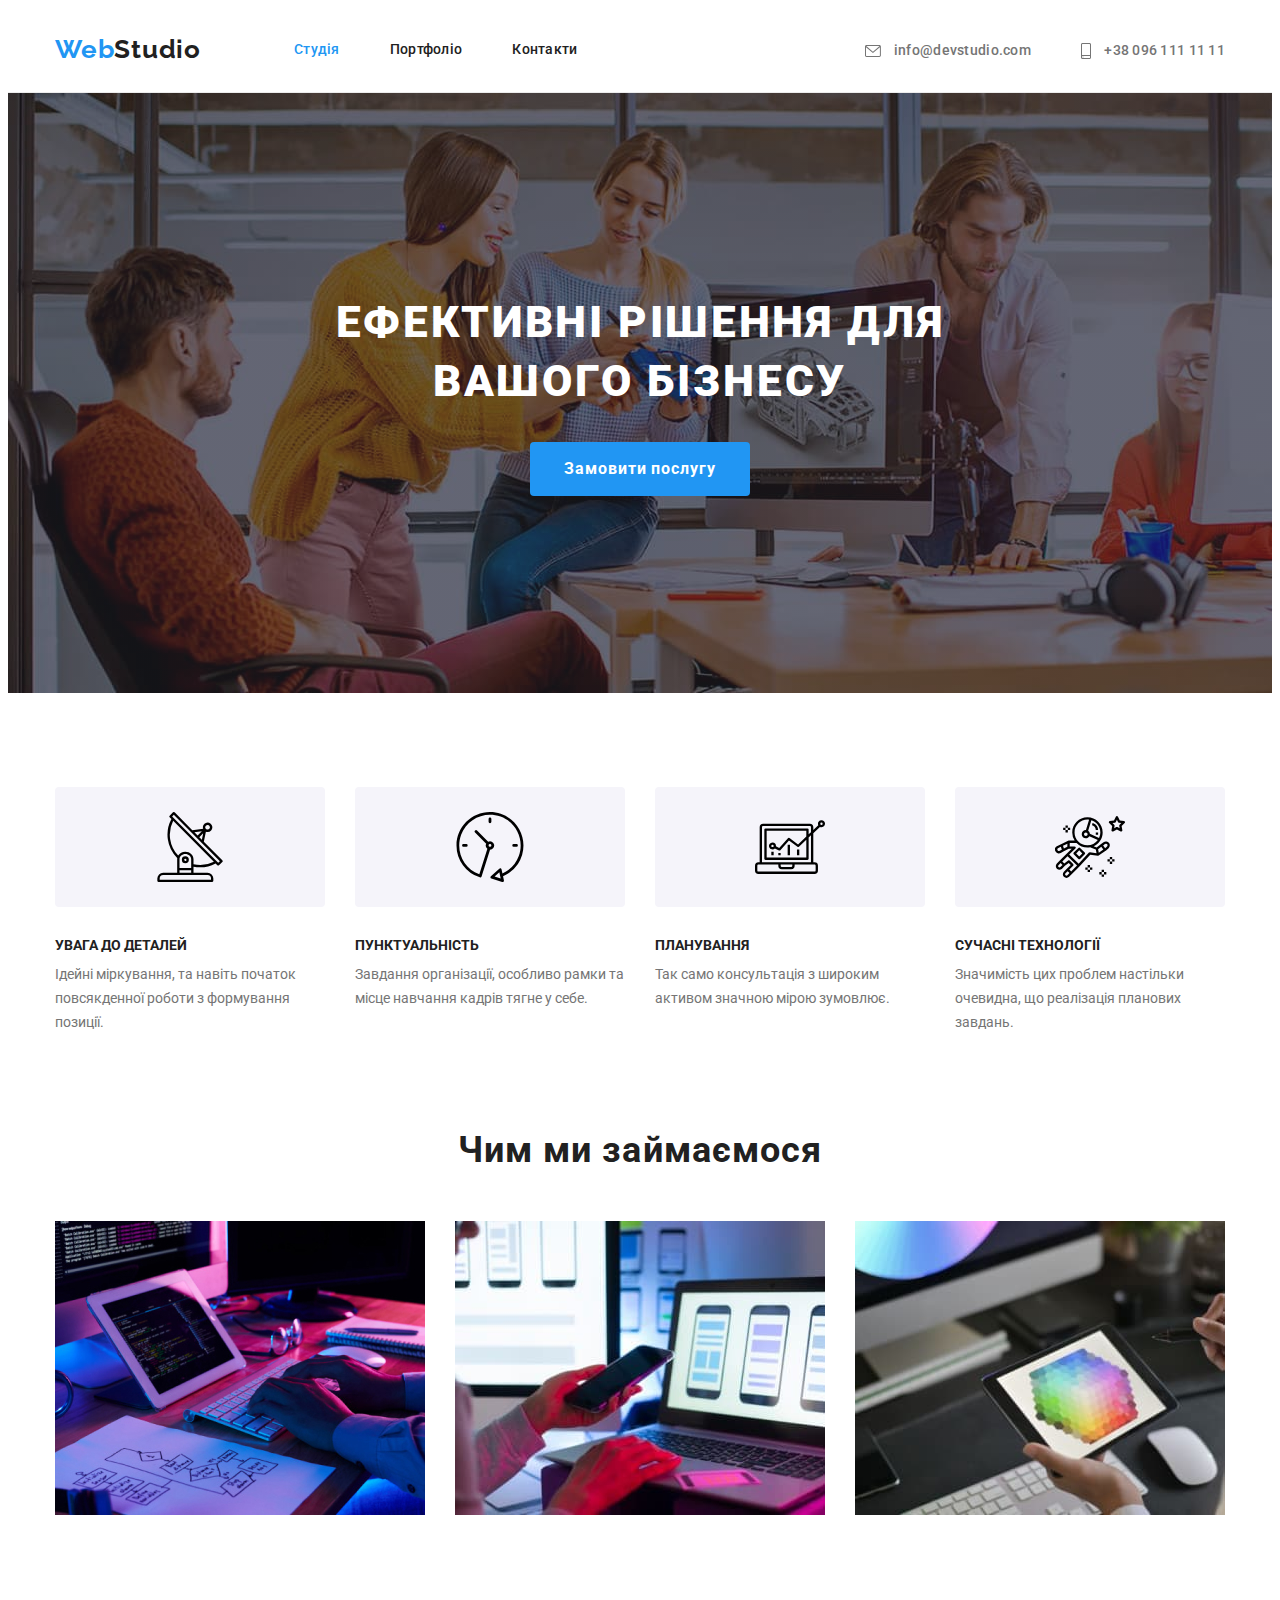
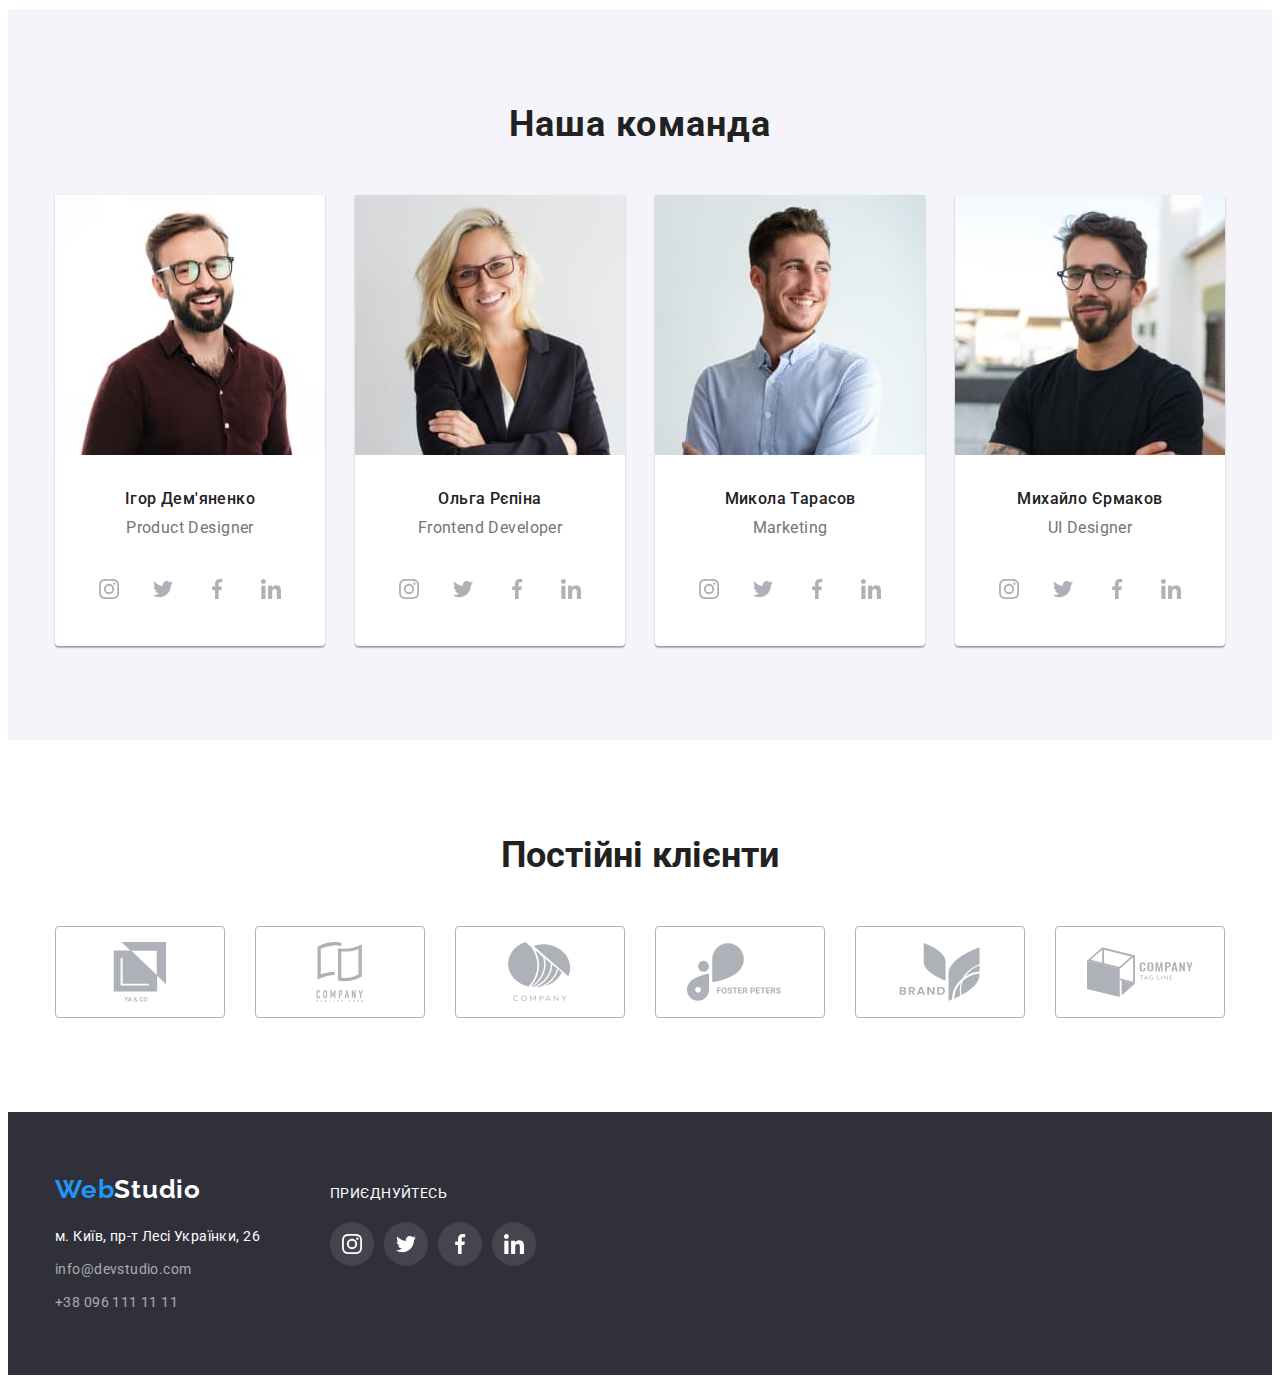
<file: index.html>
<!DOCTYPE html>
<html lang="uk">
  <head>
    <meta charset="UTF-8" />
    <meta http-equiv="X-UA-Compatible" content="IE=edge" />
    <meta name="viewport" content="width=device-width, initial-scale=1.0" />
    <title>Студія вебдизайну</title>
    <link rel="preconnect" href="https://fonts.googleapis.com" />
    <link rel="preconnect" href="https://fonts.gstatic.com" crossorigin />
    <link
      href="https://fonts.googleapis.com/css2?family=Raleway:wght@700&family=Roboto:wght@400;500;700;900&display=swap"
      rel="stylesheet"
    />
    <link
      rel="stylesheet"
      href="https://cdnjs.cloudflare.com/ajax/libs/modern-normalize/1.1.0/modern-normalize.min.css"
      integrity="sha512-wpPYUAdjBVSE4KJnH1VR1HeZfpl1ub8YT/NKx4PuQ5NmX2tKuGu6U/JRp5y+Y8XG2tV+wKQpNHVUX03MfMFn9Q=="
      crossorigin="anonymous"
      referrerpolicy="no-referrer"
    />
    <link rel="stylesheet" href="./css/common.css" />
  </head>
  <body class="body">
    <header class="header">
      <div class="container header-container">
        <nav class="main-nav">
          <a href="./index.html" class="logo link"
            >Web<span class="accent">Studio</span></a
          >
          <ul class="site-nav list">
            <li class="item">
              <a href="./index.html" class="link current">Студія</a>
            </li>
            <li class="item">
              <a href="./portfolio.html" class="link">Портфоліо</a>
            </li>
            <li class="item"><a href="#" class="link">Контакти</a></li>
          </ul>
        </nav>
        <ul class="site-connect list">
          <li class="item">
            <a href="mailto:info@devstudio.com" class="link link">
              <svg class="mailto-icon" width="16" height="12">
                <use href="./images/icons/icons.svg#envelope"></use>
              </svg>
              info@devstudio.com</a
            >
          </li>
          <li class="item">
            <a href="tel:+380961111111" class="link link">
              <svg class="tell-icon" width="10" height="16">
                <use href="./images/icons/icons.svg#smartphone"></use>
              </svg>
              +38 096 111 11 11</a
            >
          </li>
        </ul>
      </div>
    </header>
    <main>
      <section class="hero">
        <div class="container">
          <h1 class="hero-title">Ефективні рішення для вашого бізнесу</h1>
          <button class="button" type="button">Замовити послугу</button>
        </div>
      </section>
      <section class="section-features">
        <div class="container">
          <h2 class="visually-hidden">Наші особливості</h2>
          <ul class="section-list list">
            <li class="item">
              <div class="thumb features-item">
                <svg class="features-icon">
                  <use href="./images/icons/icons.svg#antenna"></use>
                </svg>
              </div>
              <h3 class="section-secondary-title">увага до деталей</h3>
              <p class="section-txt">
                Ідейні міркування, та навіть початок повсякденної роботи з
                формування позиції.
              </p>
            </li>
            <li class="item">
              <div class="thumb features-item">
                <svg class="features-icon">
                  <use href="./images/icons/icons.svg#clock"></use>
                </svg>
              </div>
              <h3 class="section-secondary-title">пунктуальність</h3>
              <p class="section-txt">
                Завдання організації, особливо рамки та місце навчання кадрів
                тягне у себе.
              </p>
            </li>
            <li class="item">
              <div class="thumb features-item">
                <svg class="features-icon">
                  <use href="./images/icons/icons.svg#diagram"></use>
                </svg>
              </div>
              <h3 class="section-secondary-title">планування</h3>
              <p class="section-txt">
                Так само консультація з широким активом значною мірою зумовлює.
              </p>
            </li>
            <li class="item">
              <div class="thumb features-item">
                <svg class="features-icon">
                  <use href="./images/icons/icons.svg#astronaut"></use>
                </svg>
              </div>
              <h3 class="section-secondary-title">сучасні технології</h3>
              <p class="section-txt">
                Значимість цих проблем настільки очевидна, що реалізація
                планових завдань.
              </p>
            </li>
          </ul>
        </div>
      </section>
      <section class="section-description">
        <div class="container">
          <h2 class="section-primary-title">Чим ми займаємося</h2>
          <ul class="section-list list">
            <li class="item">
              <img
                src="./images/gallery/img-1.jpg"
                alt="верстка сайтів"
                width="370"
                style="display: block; max-width: 100%; height: auto"
              />
            </li>
            <li class="item">
              <img
                src="./images/gallery/img-2.jpg"
                alt="створення мобільних додатків"
                width="370"
                style="display: block; max-width: 100%; height: auto"
              />
            </li>
            <li class="item">
              <img
                src="./images/gallery/img-3.jpg"
                alt="оформлення сайтів"
                width="370"
                style="display: block; max-width: 100%; height: auto"
              />
            </li>
          </ul>
        </div>
      </section>
      <section class="section-team">
        <div class="container">
          <h2 class="section-primary-title">Наша команда</h2>
          <ul class="section-list list">
            <li class="team-list">
              <img
                src="./images/photos/img-1.jpg"
                alt="Ігор Дем'яненко"
                width="270"
              />
              <h3 class="section-member">Ігор Дем'яненко</h3>
              <p class="section-role" lang="en">Product Designer</p>
              <div class="team-socialnet-list">
                <ul class="team-socialnet-list list">
                  <li class="team-socialnet-item">
                    <a href="" class="team-socialnet-link link">
                      <svg class="team-icon">
                        <use
                          href="./images/icons/icons.svg#instagram"
                        ></use></svg
                    ></a>
                  </li>
                  <li class="team-socialnet-item">
                    <a href="" class="team-socialnet-link link"
                      ><svg class="team-icon">
                        <use href="./images/icons/icons.svg#twitter"></use></svg
                    ></a>
                  </li>
                  <li class="team-socialnet-item">
                    <a href="" class="team-socialnet-link link"
                      ><svg class="team-icon">
                        <use
                          href="./images/icons/icons.svg#facebook"
                        ></use></svg
                    ></a>
                  </li>
                  <li class="team-socialnet-item">
                    <a href="" class="team-socialnet-link link"
                      ><svg class="team-icon">
                        <use
                          href="./images/icons/icons.svg#linkedin"
                        ></use></svg
                    ></a>
                  </li>
                </ul>
              </div>
            </li>
            <li class="team-list">
              <img
                src="./images/photos/img-2.jpg"
                alt="Ольга Рєпіна"
                width="270"
              />
              <h3 class="section-member">Ольга Рєпіна</h3>
              <p class="section-role" lang="en">Frontend Developer</p>
              <div class="team-socialnet-list">
                <ul class="team-socialnet-list list">
                  <li class="team-socialnet-item">
                    <a href="" class="team-socialnet-link link">
                      <svg class="team-icon">
                        <use
                          href="./images/icons/icons.svg#instagram"
                        ></use></svg
                    ></a>
                  </li>
                  <li class="team-socialnet-item">
                    <a href="" class="team-socialnet-link link"
                      ><svg class="team-icon">
                        <use href="./images/icons/icons.svg#twitter"></use></svg
                    ></a>
                  </li>
                  <li class="team-socialnet-item">
                    <a href="" class="team-socialnet-link link"
                      ><svg class="team-icon">
                        <use
                          href="./images/icons/icons.svg#facebook"
                        ></use></svg
                    ></a>
                  </li>
                  <li class="team-socialnet-item">
                    <a href="" class="team-socialnet-link link"
                      ><svg class="team-icon">
                        <use
                          href="./images/icons/icons.svg#linkedin"
                        ></use></svg
                    ></a>
                  </li>
                </ul>
              </div>
            </li>
            <li class="team-list">
              <img
                src="./images/photos/img-3.jpg"
                alt="Микола Тарасов"
                width="270"
              />
              <h3 class="section-member">Микола Тарасов</h3>
              <p class="section-role" lang="en">Marketing</p>
              <div class="team-socialnet-list">
                <ul class="team-socialnet-list list">
                  <li class="team-socialnet-item">
                    <a href="" class="team-socialnet-link link">
                      <svg class="team-icon">
                        <use
                          href="./images/icons/icons.svg#instagram"
                        ></use></svg
                    ></a>
                  </li>
                  <li class="team-socialnet-item">
                    <a href="" class="team-socialnet-link link"
                      ><svg class="team-icon">
                        <use href="./images/icons/icons.svg#twitter"></use></svg
                    ></a>
                  </li>
                  <li class="team-socialnet-item">
                    <a href="" class="team-socialnet-link link"
                      ><svg class="team-icon">
                        <use
                          href="./images/icons/icons.svg#facebook"
                        ></use></svg
                    ></a>
                  </li>
                  <li class="team-socialnet-item">
                    <a href="" class="team-socialnet-link link"
                      ><svg class="team-icon">
                        <use
                          href="./images/icons/icons.svg#linkedin"
                        ></use></svg
                    ></a>
                  </li>
                </ul>
              </div>
            </li>
            <li class="team-list">
              <img
                src="./images/photos/img-4.jpg"
                alt="Михайло Єрмаков"
                width="270"
              />
              <h3 class="section-member">Михайло Єрмаков</h3>
              <p class="section-role" lang="en">UI Designer</p>
              <div class="team-socialnet-list">
                <ul class="team-socialnet-list list">
                  <li class="team-socialnet-item">
                    <a href="" class="team-socialnet-link link">
                      <svg class="team-icon">
                        <use
                          href="./images/icons/icons.svg#instagram"
                        ></use></svg
                    ></a>
                  </li>
                  <li class="team-socialnet-item">
                    <a href="" class="team-socialnet-link link"
                      ><svg class="team-icon">
                        <use href="./images/icons/icons.svg#twitter"></use></svg
                    ></a>
                  </li>
                  <li class="team-socialnet-item">
                    <a href="" class="team-socialnet-link link"
                      ><svg class="team-icon">
                        <use
                          href="./images/icons/icons.svg#facebook"
                        ></use></svg
                    ></a>
                  </li>
                  <li class="team-socialnet-item">
                    <a href="" class="team-socialnet-link link"
                      ><svg class="team-icon">
                        <use
                          href="./images/icons/icons.svg#linkedin"
                        ></use></svg
                    ></a>
                  </li>
                </ul>
              </div>
            </li>
          </ul>
        </div>
      </section>
      <section class="section-clients">
        <div class="container clients">
          <h2>Постійні клієнти</h2>
          <ul class="clients-logo list">
            <li class="clients-item">
              <a class="clients-link" href="" aria-label="іконка">
                <svg class="clients-icon">
                  <use href="./images/icons/icons.svg#client-1"></use>
                </svg>
              </a>
            </li>
            <li class="clients-item">
              <a class="clients-link" href="" aria-label="іконка">
                <svg class="clients-icon">
                  <use href="./images/icons/icons.svg#client-2"></use>
                </svg>
              </a>
            </li>
            <li class="clients-item">
              <a class="clients-link" href="" aria-label="іконка">
                <svg class="clients-icon">
                  <use href="./images/icons/icons.svg#client-3"></use>
                </svg>
              </a>
            </li>
            <li class="clients-item">
              <a class="clients-link" href="" aria-label="іконка">
                <svg class="clients-icon">
                  <use href="./images/icons/icons.svg#client-4"></use>
                </svg>
              </a>
            </li>
            <li class="clients-item">
              <a class="clients-link" href="" aria-label="іконка">
                <svg class="clients-icon">
                  <use href="./images/icons/icons.svg#client-5"></use>
                </svg>
              </a>
            </li>
            <li class="clients-item">
              <a class="clients-link" href="" aria-label="іконка">
                <svg class="clients-icon">
                  <use href="./images/icons/icons.svg#client-6"></use>
                </svg>
              </a>
            </li>
          </ul>
        </div>
      </section>
    </main>
    <footer class="footer">
      <div class="container footer-wrap">
        <div class="logo-address">
          <a href="./index.html" class="logo link"
            >Web<span class="accent">Studio</span></a
          >
          <address class="address">
            <ul class="footer-list list">
              <li>
                <a
                  href="https://google/maps/j3Y2o7XWsb6GQjHb6"
                  class="map-link link"
                  >м. Київ, пр-т Лесі Українки, 26</a
                >
              </li>
              <li>
                <a href="mailto:info@devstudio.com" class="link link"
                  >info@devstudio.com</a
                >
              </li>
              <li>
                <a href="tel:+380961111111" class="link link"
                  >+38 096 111 11 11</a
                >
              </li>
            </ul>
          </address>
        </div>
        <div class="footer-link">
          <p>приєднуйтесь</p>
          <div class="footer-socialnet">
            <ul class="socialnet-list list">
              <li class="socialnet-item">
                <a href="" class="socialnet-link link">
                  <svg class="footer-team-icon">
                    <use href="./images/icons/icons.svg#instagram"></use></svg
                ></a>
              </li>
              <li class="socialnet-item">
                <a href="" class="socialnet-link link"
                  ><svg class="footer-team-icon">
                    <use href="./images/icons/icons.svg#twitter"></use></svg
                ></a>
              </li>
              <li class="socialnet-item">
                <a href="" class="socialnet-link link"
                  ><svg class="footer-team-icon">
                    <use href="./images/icons/icons.svg#facebook"></use></svg
                ></a>
              </li>
              <li class="socialnet-item">
                <a href="" class="socialnet-link link"
                  ><svg class="footer-team-icon">
                    <use href="./images/icons/icons.svg#linkedin"></use></svg
                ></a>
              </li>
            </ul>
          </div>
        </div>
      </div>
    </footer>
  </body>
</html>
</file>
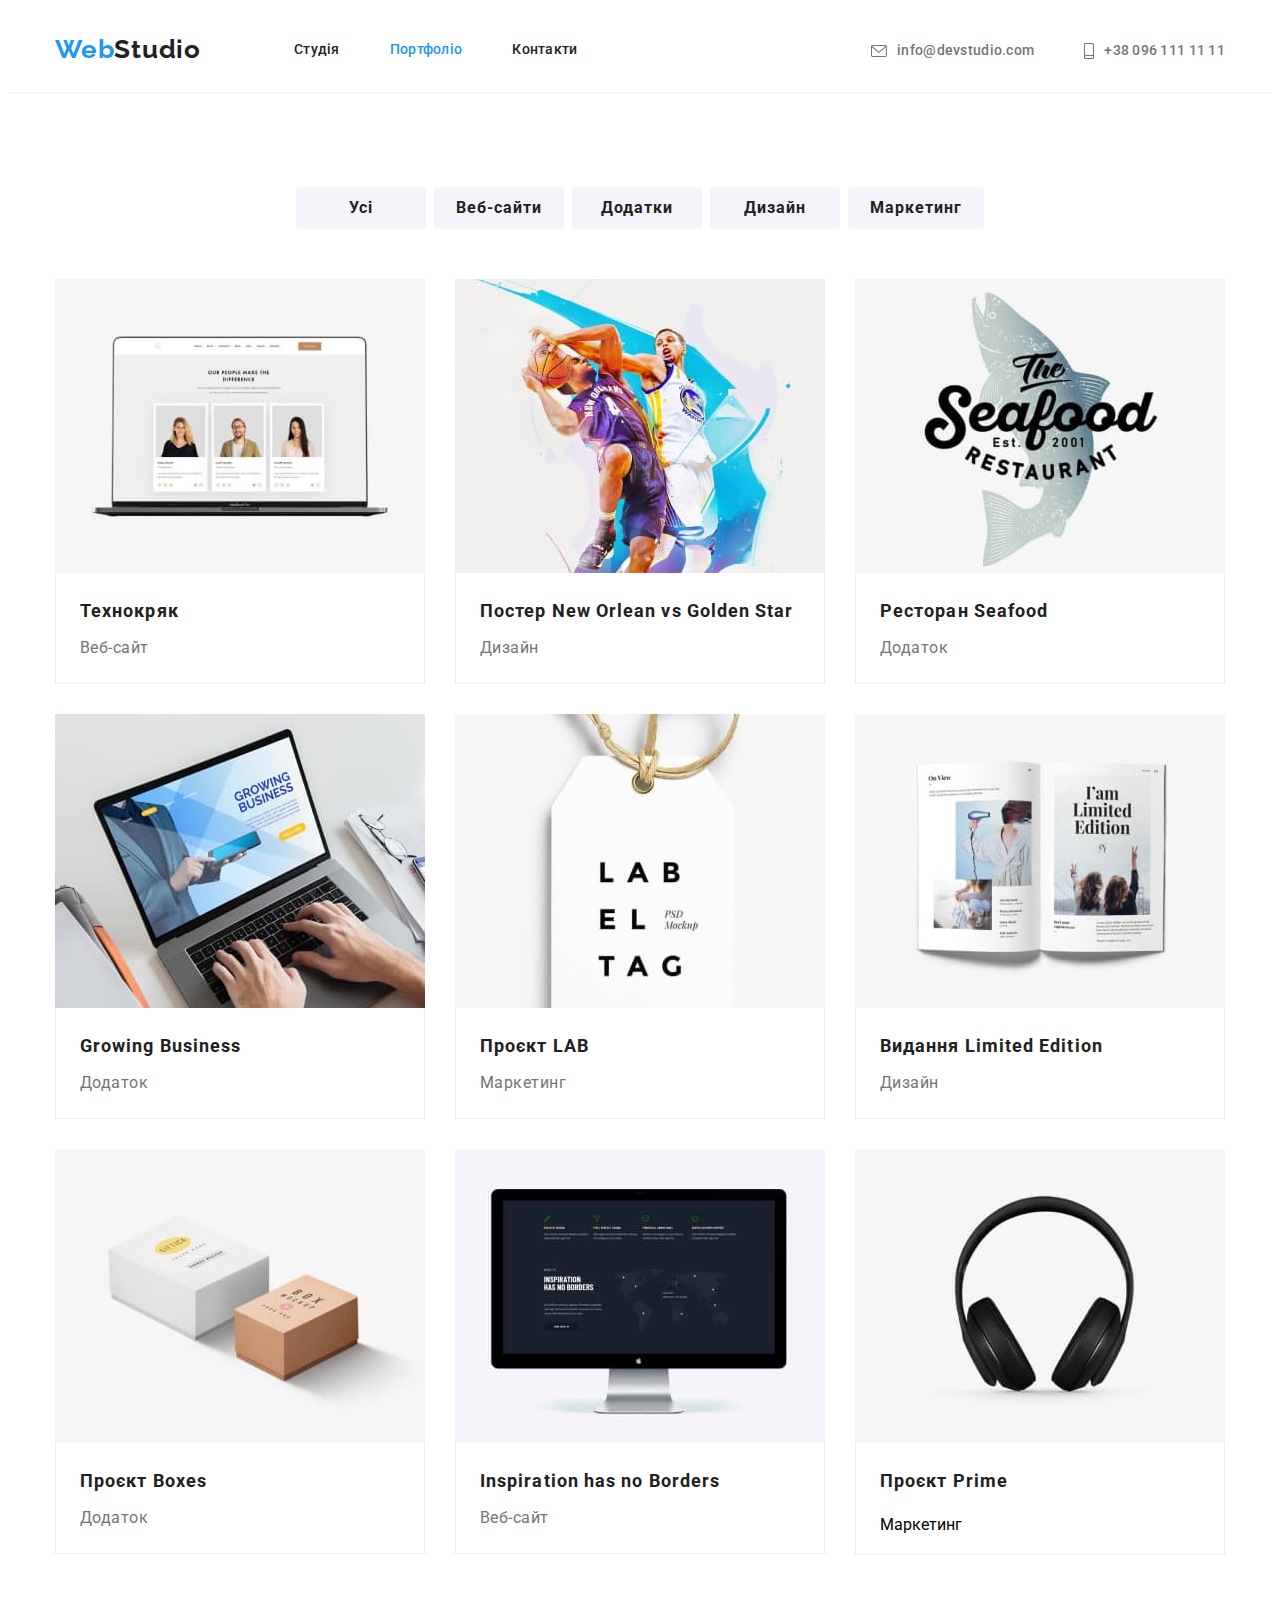
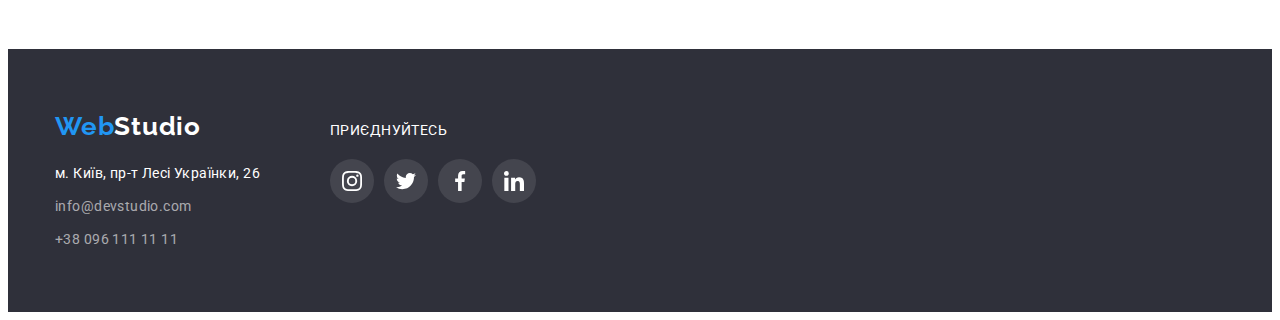
<file: portfolio.html>
<!DOCTYPE html>
<html lang="uk">
  <head>
    <meta charset="UTF-8" />
    <meta http-equiv="X-UA-Compatible" content="IE=edge" />
    <meta name="viewport" content="width=device-width, initial-scale=1.0" />
    <title>Студія вебдизайну</title>
    <link rel="preconnect" href="https://fonts.googleapis.com" />
    <link rel="preconnect" href="https://fonts.gstatic.com" crossorigin />
    <link
      href="https://fonts.googleapis.com/css2?family=Raleway:wght@700&family=Roboto:wght@400;500;700;900&display=swap"
      rel="stylesheet"
    />
    <link
      rel="stylesheet"
      href="https://cdnjs.cloudflare.com/ajax/libs/modern-normalize/1.1.0/modern-normalize.min.css"
      integrity="sha512-wpPYUAdjBVSE4KJnH1VR1HeZfpl1ub8YT/NKx4PuQ5NmX2tKuGu6U/JRp5y+Y8XG2tV+wKQpNHVUX03MfMFn9Q=="
      crossorigin="anonymous"
      referrerpolicy="no-referrer"
    />
    <link rel="stylesheet" href="./css/portfolio.css" />
  </head>
  <body class="body">
    <header class="header">
      <div class="container header-container">
        <nav class="main-nav">
          <a href="./index.html" class="logo link"
            >Web<span class="accent">Studio</span></a
          >
          <ul class="site-nav list">
            <li class="item"><a href="./index.html" class="link">Студія</a></li>
            <li class="item">
              <a href="./portfolio.html" class="link current">Портфоліо</a>
            </li>
            <li class="item"><a href="#" class="link">Контакти</a></li>
          </ul>
        </nav>
        <ul class="site-connect list">
          <li class="item">
            <a href="mailto:info@devstudio.com" class="link link">
              <svg class="mailto-icon" width="16" height="12">
                <use href="./images/icons/icons.svg#envelope"></use></svg
              >info@devstudio.com</a
            >
          </li>
          <li class="item">
            <a href="tel:+380961111111" class="link link">
              <svg class="tell-icon" width="10" height="16">
                <use href="./images/icons/icons.svg#smartphone"></use></svg
              >+38 096 111 11 11</a
            >
          </li>
        </ul>
      </div>
    </header>
    <main>
      <section class="section">
        <div class="container">
          <h1 class="visually-hidden">Наші роботи</h1>
          <ul class="button-list list">
            <li class="item">
              <button class="button" type="button">Усі</button>
            </li>
            <li class="item">
              <button class="button" type="button">Веб-сайти</button>
            </li>
            <li class="item">
              <button class="button" type="button">Додатки</button>
            </li>
            <li class="item">
              <button class="button" type="button">Дизайн</button>
            </li>
            <li class="item">
              <button class="button" type="button">Маркетинг</button>
            </li>
          </ul>
          <ul class="section-list list">
            <li class="flex-element">
              <img
                src="./images/pictures/img-01.jpg"
                alt="Технокряк"
                width="370"
                style="display: block"
              />
              <div class="description">
                <h2 class="section-title">Технокряк</h2>
                <p class="section-txt">Веб-сайт</p>
              </div>
            </li>
            <li class="flex-element">
              <img
                src="./images/pictures/img-02.jpg"
                alt="Постер New Orlean vs Golden Star"
                width="370"
                style="display: block"
              />
              <div class="description">
                <h2 class="section-title">Постер New Orlean vs Golden Star</h2>
                <p class="section-txt">Дизайн</p>
              </div>
            </li>
            <li class="flex-element">
              <img
                src="./images/pictures/img-03.jpg"
                alt="Ресторан Seafood"
                width="370"
                style="display: block"
              />
              <div class="description">
                <h2 class="section-title">Ресторан Seafood</h2>
                <p class="section-txt">Додаток</p>
              </div>
            </li>
            <li class="flex-element">
              <img
                src="./images/pictures/img-04.jpg"
                alt="Growing Business"
                width="370"
                style="display: block"
              />
              <div class="description">
                <h2 class="section-title">Growing Business</h2>
                <p class="section-txt">Додаток</p>
              </div>
            </li>
            <li class="flex-element">
              <img
                src="./images/pictures/img-05.jpg"
                alt="Проєкт LAB"
                width="370"
                style="display: block"
              />
              <div class="description">
                <h2 class="section-title">Проєкт LAB</h2>
                <p class="section-txt">Маркетинг</p>
              </div>
            </li>
            <li class="flex-element">
              <img
                src="./images/pictures/img-06.jpg"
                alt="Видання Limited Edition"
                width="370"
                style="display: block"
              />
              <div class="description">
                <h2 class="section-title">Видання Limited Edition</h2>
                <p class="section-txt">Дизайн</p>
              </div>
            </li>
            <li class="flex-element">
              <img
                src="./images/pictures/img-07.jpg"
                alt="Проєкт Boxes"
                width="370"
                style="display: block"
              />
              <div class="description">
                <h2 class="section-title">Проєкт Boxes</h2>
                <p class="section-txt">Додаток</p>
              </div>
            </li>
            <li class="flex-element">
              <img
                src="./images/pictures/img-08.jpg"
                alt="Inspiration has no Borders"
                width="370"
                style="display: block"
              />
              <div class="description">
                <h2 class="section-title">Inspiration has no Borders</h2>
                <p class="section-txt">Веб-сайт</p>
              </div>
            </li>
            <li class="flex-element">
              <img
                src="./images/pictures/img-09.jpg"
                alt="Проєкт Prime"
                width="370"
                style="display: block"
              />
              <div class="description">
                <h2 class="section-title">Проєкт Prime</h2>
                <p class="section-txt-end">Маркетинг</p>
              </div>
            </li>
          </ul>
        </div>
      </section>
    </main>
    <footer class="footer">
      <div class="container footer-wrap">
        <div class="logo-address">
          <a href="./index.html" class="logo link"
            >Web<span class="accent">Studio</span></a
          >
          <address class="address">
            <ul class="footer-list list">
              <li>
                <a
                  href="https://google/maps/j3Y2o7XWsb6GQjHb6"
                  class="map-link link"
                  >м. Київ, пр-т Лесі Українки, 26</a
                >
              </li>
              <li>
                <a href="mailto:info@devstudio.com" class="link link"
                  >info@devstudio.com</a
                >
              </li>
              <li>
                <a href="tel:+380961111111" class="link link"
                  >+38 096 111 11 11</a
                >
              </li>
            </ul>
          </address>
        </div>
        <div class="footer-link">
          <p>приєднуйтесь</p>
          <div class="footer-socialnet">
            <ul class="socialnet-list list">
              <li class="socialnet-item">
                <a href="" class="socialnet-link link">
                  <svg class="team-icon">
                    <use href="./images/icons/icons.svg#instagram"></use></svg
                ></a>
              </li>
              <li class="socialnet-item">
                <a href="" class="socialnet-link link"
                  ><svg class="team-icon">
                    <use href="./images/icons/icons.svg#twitter"></use></svg
                ></a>
              </li>
              <li class="socialnet-item">
                <a href="" class="socialnet-link link"
                  ><svg class="team-icon">
                    <use href="./images/icons/icons.svg#facebook"></use></svg
                ></a>
              </li>
              <li class="socialnet-item">
                <a href="" class="socialnet-link link"
                  ><svg class="team-icon">
                    <use href="./images/icons/icons.svg#linkedin"></use></svg
                ></a>
              </li>
            </ul>
          </div>
        </div>
      </div>
    </footer>
  </body>
</html>
</file>
<file: css/common.css>
:root {
  --primary-text-color: #212121;
  --secondary-text-color: #757575;
  --accent-color: #2196f3;
  --white-color: #ffffff;
  --body-background-color: #f5f5f5;
  --secondary-background-color: #f5f4fa;
  --primary-background-color: #2f303a;
  --background-color-active: #188ce8;
  --current-color: #afb1b8;
  --socialnet-background-color: rgba(255, 255, 255, 0.1);
}

html {
  box-sizing: border-box;
}

*,
*::before,
*::after {
  box-sizing: inherit;
}

.body {
  font-family: "roboto", sans-serif;
  background-color: var(--white-color);
}

.reset p,
h1,
h2,
h3,
h4,
h5,
h6 {
  margin: 0;
}

ul,
ol {
  margin: 0;
  padding-left: 0;
}

button {
  cursor: pointer;
}
address {
  font-style: normal;
}

.img {
  display: block;
  max-width: 100%;
  height: auto;
}

/* Header */

.header {
  border-bottom: 1px solid #ececec;
}

.header-container {
  display: flex;
}

.container {
  padding: 0 15px;
  margin-left: auto;
  margin-right: auto;
  width: 1200px;
}

.logo {
  font-family: "raleway", sans-serif;
  font-weight: 700;
  font-size: 26px;
  line-height: 1.19;
  letter-spacing: 0.03em;
  color: var(--accent-color);
}

.accent {
  color: var(--primary-text-color);
}

/* Site-nav */

.main-nav {
  display: flex;
  align-items: center;
}

.site-nav {
  display: flex;
  font-weight: 500;
  font-size: 14px;
  line-height: 1.4;
  letter-spacing: 0.02em;
  color: var(--secondary-text-color);
}

.site-nav.list {
  margin-left: 93px;
  padding-left: 0;
}

.site-nav .item {
  margin-right: 50px;
}

.site-nav .item:last-child {
  margin-right: 0;
}

.site-nav .link {
  display: block;
  padding-top: 32px;
  padding-bottom: 32px;
  color: var(--primary-text-color);
}

.site-connect.list {
  display: flex;
  align-items: center;
  margin-left: auto;
}

.site-connect .item {
  margin-right: 50px;
}

.item .mailto-icon,
.item .tell-icon {
  vertical-align: middle;
  margin-right: 10px;
  fill: currentColor;
}

.mailto-icon:hover,
.mailto-icon:focus {
  fill: var(--accent-color);
}

.tell-icon:hover,
.tell-icon:focus {
  fill: var(--accent-color);
}

.site-connect .item:last-child {
  margin-right: 0px;
}

.site-connect .link {
  font-weight: 500;
  font-size: 14px;
  line-height: 1.4;
  letter-spacing: 0.02em;
  color: var(--secondary-text-color);
}

.site-nav .link.current {
  color: var(--accent-color);
}

.site-nav .link:hover,
.site-nav .link:focus {
  color: var(--accent-color);
}

.site-connect .link:hover,
.site-connect .link:focus {
  color: var(--accent-color);
}

.header-link {
  line-height: 1.14;
}

.list {
  list-style: none;
}

.link {
  text-decoration: none;
}

/* Hero */

.hero {
  max-width: 1600px;
  height: 600px;
  margin-left: auto;
  margin-right: auto;
  text-align: center;
  padding-top: 200px;
  padding-bottom: 200px;
  background-image: linear-gradient(
      to right,
      rgba(47, 48, 58, 0.4),
      rgba(47, 48, 58, 0.4)
    ),
    url(../images/hero/img-001.jpg);
  background-color: var(--primary-background-color);
}

.hero-title {
  max-width: 696px;
  font-weight: 900;
  font-size: 44px;
  margin: 0 auto 30px;
  line-height: 1.36;
  letter-spacing: 0.06em;
  text-transform: uppercase;
  color: var(--white-color);
}

/* Button */

.button {
  margin-top: 0;
  border-color: transparent;
  border-radius: 4px;
  padding: 10px 32px;
  font-family: "roboto", sans-serif;
  font-weight: 700;
  font-size: 16px;
  line-height: 1.88;
  letter-spacing: 0.06em;
  color: var(--white-color);
  background-color: var(--accent-color);
  cursor: pointer;
}

.button.primary {
  color: var(--white-color);
  background-color: var(--accent-color);
}

.button.secondary {
  color: var(--primary-text-color);
  background-color: var(--secondary-background-color);
}

.button:hover,
.button:focus {
  background-color: var(--background-color-active);
}

/* Section */

.features-item {
  width: 270px;
  height: 120px;
  margin-bottom: 30px;
  padding: 25px 100px;
  border-radius: 4px;
  background: var(--secondary-background-color);
}

.features-icon {
  width: 70px;
  height: 70px;
}

.section-features {
  padding-top: 94px;
  padding-bottom: 94px;
}

.section-description {
  padding-bottom: 94px;
}

.section-team {
  padding-top: 94px;
  padding-bottom: 94px;
}

.section-primary-title {
  text-align: center;
  margin-top: 0;
  margin-bottom: 50px;
  font-weight: 700;
  font-size: 36px;
  line-height: 1.17;
  letter-spacing: 0.03em;
  color: var(--primary-text-color);
}

.section-secondary-title {
  text-align: start;
  margin-top: 0;
  margin-bottom: 10px;
  font-weight: 700;
  font-size: 14px;
  line-height: 1.17;
  text-transform: uppercase;
  color: var(--primary-text-color);
}

.visually-hidden {
  position: absolute;
  white-space: nowrap;
  width: 1px;
  height: 1px;
  overflow: hidden;
  border: 0;
  padding: 0;
  clip: rect(0 0 0 0);
  clip-path: inset(50%);
  margin: -1px;
}

.section-list .item {
  display: block;
  min-width: 270px;
}

.section-list {
  display: flex;
  gap: 30px;
}

.section-txt {
  text-align: start;
  margin-top: 0;
  margin-bottom: 0;
  font-weight: 400;
  font-size: 14px;
  line-height: 1.71;
  color: var(--secondary-text-color);
}

.description .list-item {
  width: 370px;
}

/* Team */

.team-list {
  gap: 30px;
  width: 270px;
  box-shadow: 0px 1px 3px rgba(0, 0, 0, 0.12), 0px 1px 1px rgba(0, 0, 0, 0.14),
    0px 2px 1px rgba(0, 0, 0, 0.2);
  border-radius: 0px 0px 4px 4px;
  background-color: var(--white-color);
}

.section-team {
  background-color: var(--secondary-background-color);
}

.section-team .list {
  font-size: 14px;
  line-height: 1.14;
  letter-spacing: 0.03em;
  color: var(--primary-text-color);
  background-color: var(--secondary-background-color);
}

.section-member {
  text-align: center;
  margin-top: 30px;
  margin-bottom: 10px;
  font-weight: 500;
  font-size: 16px;
  line-height: 1.19;
  color: var(--primary-text-color);
}

.section-role {
  text-align: center;
  margin-top: 0;
  margin-bottom: 30px;
  font-size: 16px;
  line-height: 1.19;
  color: var(--secondary-text-color);
}

/* Socialnet */

.team-socialnet-list .list {
  display: flex;
  margin-bottom: 35px;
  gap: 10px;
  justify-content: center;
  background-color: var(--white-color);
}

.team-socialnet-item {
  display: flex;
  width: 44px;
  height: 44px;
  border-radius: 50%;
  background-color: var(--white-color);
  justify-content: center;
  align-items: center;
}

.team-socialnet-link {
  width: 100%;
  height: 100%;
  display: flex;
  align-items: center;
  justify-content: center;
  border-radius: 50%;
}

.team-socialnet-link:hover,
.team-socialnet-link:focus {
  background-color: var(--accent-color);
}

.team-socialnet-link:hover .team-icon,
.team-socialnet-link:focus .team-icon {
  background-color: var(--accent-color);
  fill: var(--white-color);
}

.team-icon {
  width: 20px;
  height: 20px;
  fill: var(--current-color);
}

/* Clients */

.section-clients {
  padding-top: 94px;
  padding-bottom: 94px;
  font-size: 24px;
  line-height: 1.17;
  text-align: center;
  color: var(--primary-text-color);
}

.clients-logo {
  display: flex;
  margin-top: 50px;
}

.clients-item {
  width: 170px;
  height: 92px;
  margin-right: 30px;
}

.clients-link {
  width: 100%;
  height: 100%;
  display: flex;
  align-items: center;
  justify-content: center;
  border-radius: 4px;
  border: 1px solid var(--current-color);
  background-color: var(--white-color);
}

.clients-link:hover,
.clients-link:focus {
  border: 1px solid var(--accent-color);
}

.clients-link:hover .clients-icon,
.clients-link:focus .clients-icon {
  fill: var(--accent-color);
}

.clients-item:last-child {
  margin-right: 0;
}

.clients-icon {
  width: 106px;
  height: 60px;
  fill: var(--current-color);
}

/* Footer */

.footer .accent {
  color: var(--white-color);
}

.footer {
  display: flex;
  padding-top: 60px;
  padding-bottom: 60px;
  background-color: var(--primary-background-color);
}

.footer-wrap {
  display: flex;
  align-items: baseline;
}

.address {
  margin-top: 20px;
}

.footer-list.list {
  display: flex;
  flex-direction: column;
  gap: 9px;
}

.footer-list .link {
  margin-bottom: 9px;
  font-style: normal;
  font-weight: 400;
  font-size: 14px;
  line-height: 1.71;
  letter-spacing: 0.03em;
  color: rgba(255, 255, 255, 0.6);
}

.footer-list .map-link {
  color: var(--white-color);
}

.footer-list .link:hover,
.footer-list .link:focus {
  color: var(--accent-color);
}

.footer-link {
  display: block;
  margin-left: 70px;
  text-align: start;
  width: 206px;
  height: 80px;
  font-size: 14px;
  line-height: 1.14;
  letter-spacing: 0.03em;
  text-transform: uppercase;
  color: var(--white-color);
}

.footer-socialnet {
  display: flex;
  width: 206px;
  height: 44px;
  justify-content: space-evenly;
  margin-left: 0;
  margin-right: 0;
  margin-top: 20px;
}

.socialnet-list {
  display: flex;
  gap: 10px;
  justify-items: center;
}

.socialnet-item {
  width: 44px;
  height: 44px;
  border-radius: 50%;
  background-color: var(--socialnet-background-color);
}

.socialnet-link {
  width: 100%;
  height: 100%;
  display: flex;
  align-items: center;
  justify-content: center;
  border-radius: 50%;
}

.socialnet-link:hover,
.socialnet-link:focus {
  background-color: var(--accent-color);
}

.socialnet-link:hover .team-icon,
.socialnet-link:focus .team-icon {
  background-color: var(--accent-color);
  fill: var(--white-color);
}

.footer-team-icon {
  width: 20px;
  height: 20px;
  fill: var(--white-color);
}
</file>
<file: css/portfolio.css>
:root {
  --primary-text-color: #212121;
  --secondary-text-color: #757575;
  --accent-color: #2196f3;
  --white-color: #ffffff;
  --secondary-background-color: #f5f4fa;
  --primary-background-color: #2f303a;
  --current-color: #afb1b8;
  --socialnet-background-color: rgba(255, 255, 255, 0.1);
}

html {
  box-sizing: border-box;
}

*,
*::before,
*::after {
  box-sizing: inherit;
}

.body {
  font-family: "roboto", sans-serif;
}

.reset p,
h1,
h2,
h3,
h4,
h5,
h6 {
  margin: 0;
}

ul,
ol {
  margin: 0;
  padding-left: 0;
}

button {
  color: pointer;
}
address {
  font-style: normal;
}

.img {
  display: block;
  max-width: 100%;
  height: auto;
}

.container {
  padding: 0 15px;
  margin-left: auto;
  margin-right: auto;
  width: 1200px;
}

/* Header */

.header {
  border-bottom: 1px solid #ececec;
}

.header-container {
  display: flex;
}

.logo {
  font-family: "raleway", sans-serif;
  font-weight: 700;
  font-size: 26px;
  line-height: 1.19;
  letter-spacing: 0.03em;
  color: var(--accent-color);
}

.accent {
  color: var(--primary-text-color);
}

/* Site-nav */

.main-nav {
  display: flex;
  align-items: center;
}

.site-nav {
  display: flex;
  font-weight: 500;
  font-size: 14px;
  line-height: 1.4;
  letter-spacing: 0.02em;
  color: var(--primary-text-color);
}

.site-nav.list {
  margin-left: 93px;
  padding-left: 0;
}

.site-nav .item {
  margin-right: 50px;
}

.site-nav .item:last-child {
  margin-right: 0;
}

.site-nav .link {
  display: block;
  padding-top: 32px;
  padding-bottom: 32px;
  color: var(--primary-text-color);
}

.site-connect.list {
  display: flex;
  align-items: center;
  margin-left: auto;
}

.site-connect .item {
  margin-right: 50px;
}

.item .mailto-icon,
.item .tell-icon {
  vertical-align: middle;
  margin-right: 10px;
  fill: currentColor;
}

.mailto-icon:hover,
.mailto-icon:focus {
  fill: var(--accent-color);
}

.tell-icon:hover,
.tell-icon:focus {
  fill: var(--accent-color);
}

.item .mailto-icon,
.item .tell-icon {
  vertical-align: middle;
  margin-right: 10px;
}

.mailto-icon:hover,
.mailto-icon:focus {
  fill: var(--accent-color);
}

.tell-icon:hover,
.tell-icon:focus {
  fill: var(--accent-color);
}

.site-connect .item:last-child {
  margin-right: 0px;
}

.site-connect .link {
  font-weight: 500;
  font-size: 14px;
  line-height: 1.4;
  letter-spacing: 0.02em;
  color: var(--secondary-text-color);
}

.site-nav .link.current {
  color: var(--accent-color);
}

.site-nav .link:hover,
.site-nav .link:focus {
  color: var(--accent-color);
}

.site-connect .link:hover,
.site-connect .link:focus {
  color: var(--accent-color);
}

.header-link {
  line-height: 1.14;
}

.list {
  list-style: none;
}

.link {
  text-decoration: none;
}

/* Button */

.button-list {
  display: flex;
  justify-content: center;
  margin-bottom: 50px;
}

.button-list .item {
  margin-right: 8px;
}

.button-list .item:last-child {
  margin-right: 0;
}

.button {
  display: inline-block;
  min-width: 130px;
  padding: 6px 22px;
  margin-left: auto;
  margin-right: auto;
  font-family: "roboto", sans-serif;
  font-weight: 700;
  font-size: 16px;
  line-height: 1.88;
  letter-spacing: 0.06em;
  cursor: pointer;
  border-radius: 4px;
  border: none;
  color: var(--primary-text-color);
  background-color: var(--secondary-background-color);
}

.button:hover,
.button:focus {
  color: var(--white-color);
  background-color: var(--accent-color);
  box-shadow: 0px 3px 1px rgba(0, 0, 0, 0.1), 0px 1px 2px rgba(0, 0, 0, 0.08),
    0px 2px 2px rgba(0, 0, 0, 0.12);
}

.button-list.list {
  margin-top: 0;
}

/* Section */

.visually-hidden {
  position: absolute;
  white-space: nowrap;
  width: 1px;
  height: 1px;
  overflow: hidden;
  border: 0;
  padding: 0;
  clip: rect(0 0 0 0);
  clip-path: inset(50%);
  margin: -1px;
}

.section {
  padding-top: 94px;
  padding-bottom: 94px;
}

.section-list {
  display: flex;
  flex-wrap: wrap;
  gap: 30px;
}

.flex-element {
  width: calc((100% - 60px) / 3);
}

.flex-element:hover {
  box-shadow: 0px 1px 1px rgba(0, 0, 0, 0.12), 0px 4px 4px rgba(0, 0, 0, 0.06),
    1px 4px 6px rgba(0, 0, 0, 0.16);
}

.flex-element:nth-last-child(-n + 3) {
  margin-bottom: 0;
}

.flex-element:nth-child(3n) {
  margin-right: 0;
}
.section {
  margin-top: 0;
  margin-bottom: 0;
}

.description {
  width: 370px;
  padding: 20px 24px;
  border: 1px solid #eeeeee;
  border-top: none;
}

.section-title {
  margin-bottom: 4px;
  font-weight: 700;
  font-size: 18px;
  line-height: 2;
  letter-spacing: 0.06em;
  color: var(--primary-text-color);
}

.section-list .section-txt {
  margin: 0;
  font-weight: 400;
  font-size: 16px;
  line-height: 1.88;
  letter-spacing: 0.03em;
  color: var(--secondary-text-color);
}

.section-list.list {
  margin-bottom: 0px;
}

.section-txt-end {
  margin-bottom: 0;
}

/* Footer */

.footer .accent {
  color: var(--white-color);
}

.footer {
  display: flex;
  padding-top: 60px;
  padding-bottom: 60px;
  background-color: var(--primary-background-color);
}

.footer-wrap {
  display: flex;
  align-items: baseline;
}

.address {
  margin-top: 20px;
}

.footer-list.list {
  display: flex;
  flex-direction: column;
  gap: 9px;
}

.footer-list .link {
  margin-bottom: 9px;
  font-style: normal;
  font-weight: 400;
  font-size: 14px;
  line-height: 1.71;
  letter-spacing: 0.03em;
  color: rgba(255, 255, 255, 0.6);
}

.footer-list .map-link {
  color: var(--white-color);
}

.footer-list .link:hover,
.footer-list .link:focus {
  color: var(--accent-color);
}

.footer-link {
  display: block;
  margin-left: 70px;
  text-align: start;
  width: 206px;
  height: 80px;
  font-size: 14px;
  line-height: 1.14;
  letter-spacing: 0.03em;
  text-transform: uppercase;
  color: var(--white-color);
}

.footer-socialnet {
  display: flex;
  width: 206px;
  height: 44px;
  justify-content: space-evenly;
  margin-left: 0;
  margin-right: 0;
  margin-top: 20px;
}

.socialnet-list {
  display: flex;
  gap: 10px;
  justify-items: center;
}

.socialnet-item {
  width: 44px;
  height: 44px;
  border-radius: 50%;
  background-color: var(--socialnet-background-color);
}

.socialnet-link {
  width: 100%;
  height: 100%;
  display: flex;
  align-items: center;
  justify-content: center;
  border-radius: 50%;
}

.socialnet-link:hover,
.socialnet-link:focus {
  background-color: var(--accent-color);
}

.socialnet-link:hover .team-icon,
.socialnet-link:focus .team-icon {
  background-color: var(--accent-color);
  fill: var(--white-color);
}

.team-icon {
  width: 20px;
  height: 20px;
  fill: var(--white-color);
}
</file>
